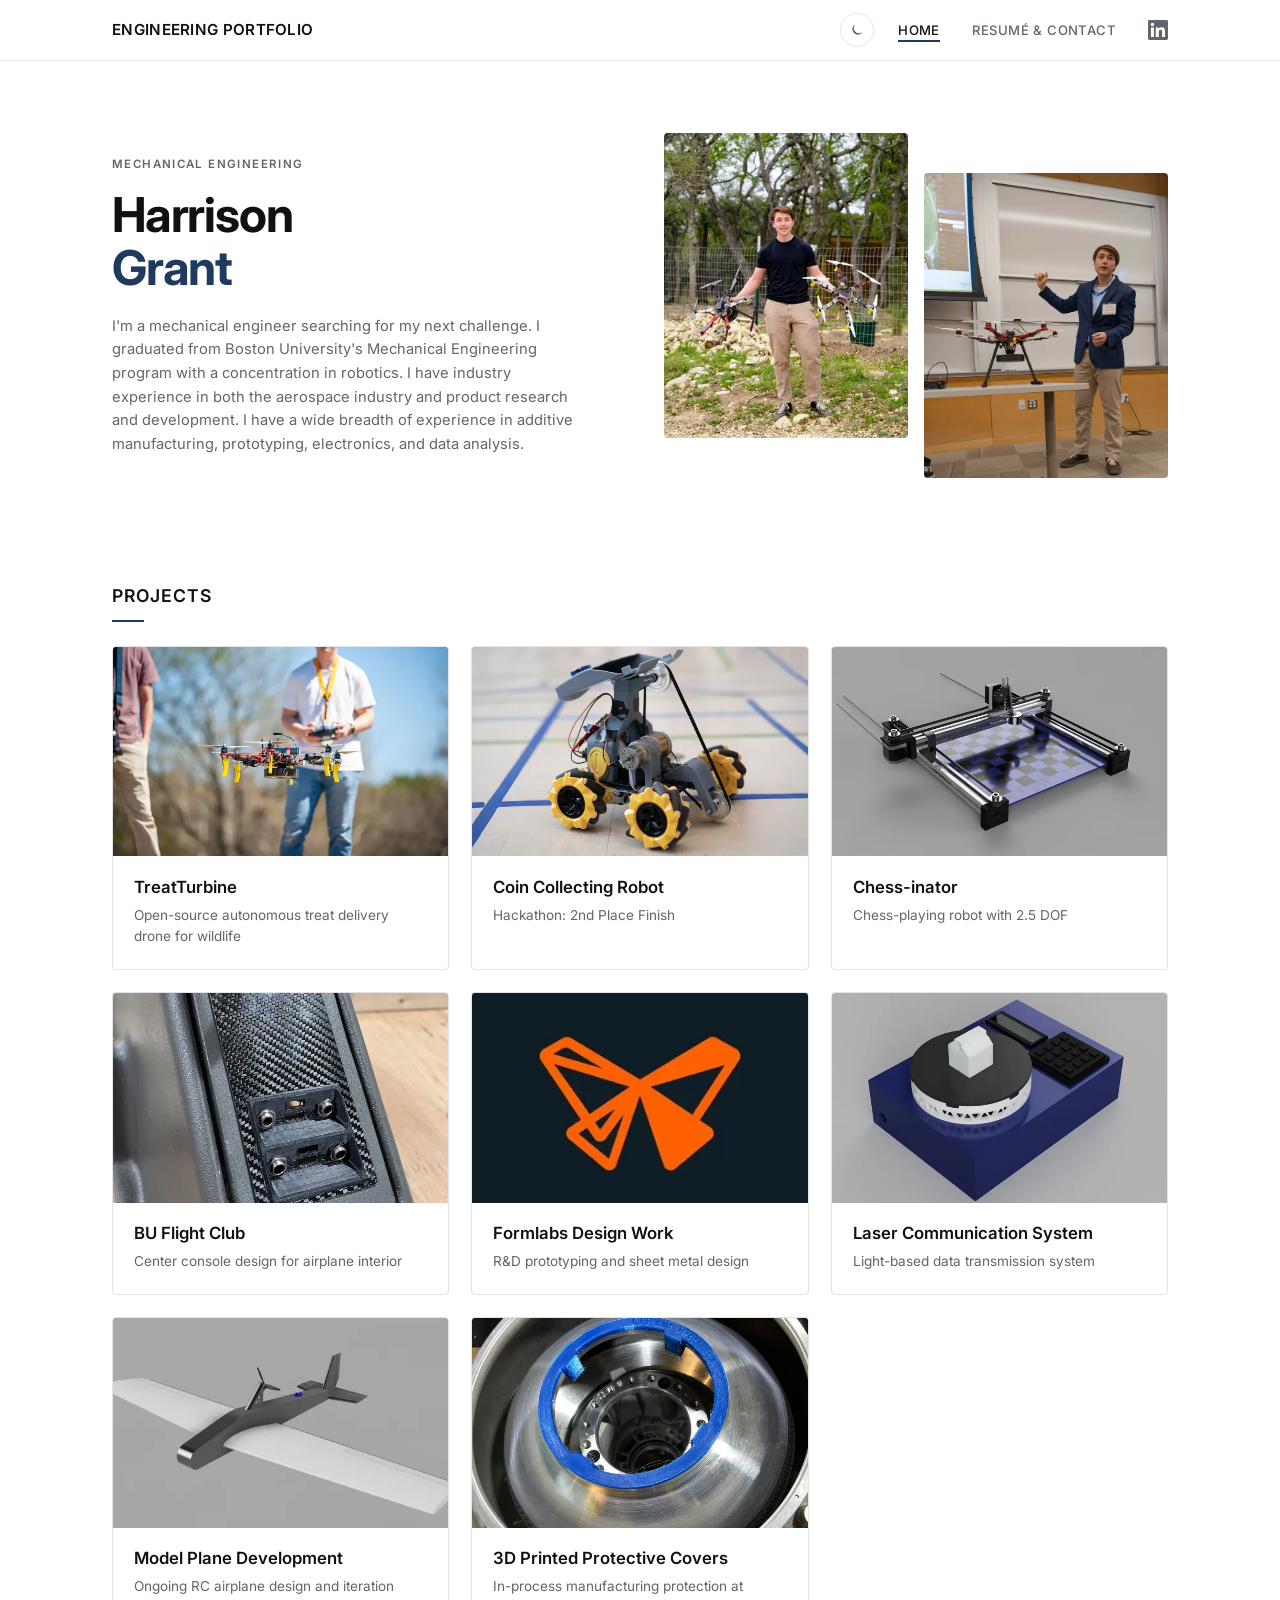
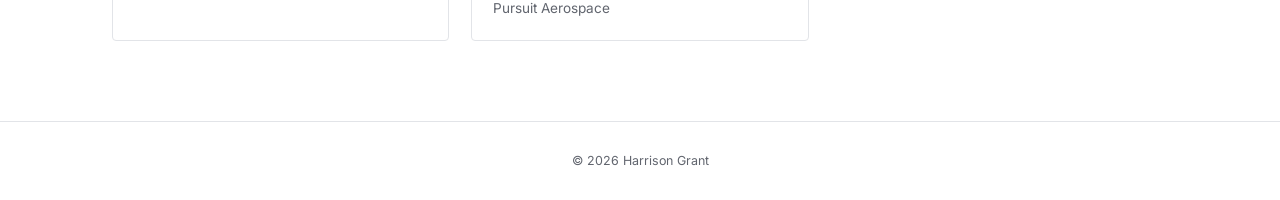
<file: index.html>
<!DOCTYPE html>
<html lang="en">
<head>
  <meta charset="UTF-8">
  <meta name="viewport" content="width=device-width, initial-scale=1.0">
  <title>Harrison Grant — Engineering Portfolio</title>
  <link rel="stylesheet" href="style.css">
  <meta name="theme-color" content="#ffffff">
  <script>
    (function () {
      try { localStorage.removeItem('hwg-theme'); } catch (e) {}
      var q = new URLSearchParams(location.search).get('theme');
      var t = (q === 'dark' || q === 'light')
        ? q
        : (window.matchMedia('(prefers-color-scheme: dark)').matches ? 'dark' : 'light');
      document.documentElement.setAttribute('data-theme', t);
      var meta = document.querySelector('meta[name="theme-color"]');
      if (meta) meta.setAttribute('content', t === 'dark' ? '#0e1116' : '#ffffff');
    })();
  </script>
  <script src="theme.js" defer></script>
</head>
<body>

  <!-- Navigation -->
  <nav class="site-nav">
    <div class="nav-inner">
      <a href="index.html" class="nav-brand">Engineering Portfolio</a>
      <div class="nav-actions">
      <button class="theme-toggle" type="button" aria-label="Switch to dark mode" aria-pressed="false">
        <svg class="icon-moon" viewBox="0 0 24 24" aria-hidden="true"><path fill="currentColor" d="M21 14.5A8.5 8.5 0 1 1 9.5 3a7 7 0 0 0 11.5 11.5z"/></svg>
        <svg class="icon-sun" viewBox="0 0 24 24" aria-hidden="true"><g fill="none" stroke="currentColor" stroke-width="1.8" stroke-linecap="round"><circle cx="12" cy="12" r="4"/><path d="M12 2.5v2.2M12 19.3v2.2M4.9 4.9l1.6 1.6M17.5 17.5l1.6 1.6M2.5 12h2.2M19.3 12h2.2M4.9 19.1l1.6-1.6M17.5 6.5l1.6-1.6"/></g></svg>
      </button>
      <button class="nav-toggle" aria-label="Menu" onclick="document.querySelector('.nav-links').classList.toggle('open')">
        <span></span><span></span><span></span>
      </button>
      <ul class="nav-links">
        <li><a href="index.html" class="active">Home</a></li>
        <li><a href="resume.html">Resumé &amp; Contact</a></li>
        <li>
          <a href="https://www.linkedin.com/in/harrisongrant04/" target="_blank" rel="noopener" class="nav-linkedin" aria-label="LinkedIn">
            <svg viewBox="0 0 24 24" xmlns="http://www.w3.org/2000/svg"><path d="M20.447 20.452h-3.554v-5.569c0-1.328-.027-3.037-1.852-3.037-1.853 0-2.136 1.445-2.136 2.939v5.667H9.351V9h3.414v1.561h.046c.477-.9 1.637-1.85 3.37-1.85 3.601 0 4.267 2.37 4.267 5.455v6.286zM5.337 7.433a2.062 2.062 0 01-2.063-2.065 2.064 2.064 0 112.063 2.065zm1.782 13.019H3.555V9h3.564v11.452zM22.225 0H1.771C.792 0 0 .774 0 1.729v20.542C0 23.227.792 24 1.771 24h20.451C23.2 24 24 23.227 24 22.271V1.729C24 .774 23.2 0 22.222 0h.003z"/></svg>
          </a>
        </li>
      </ul>
      </div>
    </div>
  </nav>

  <!-- Hero Section — filled by JavaScript -->
  <section class="hero" id="hero"></section>

  <!-- Projects Section -->
  <h2 class="section-label">Projects</h2>
  <div class="project-grid" id="project-grid"></div>

  <!-- Footer -->
  <footer class="site-footer">
    &copy; <span id="year"></span> Harrison Grant
  </footer>

  <script src="opt-manifest.js"></script>
  <script src="projects.js"></script>
  <script>
    // --- Render Hero ---
    const hero = document.getElementById('hero');
    hero.innerHTML = `
      <div class="hero-text fade-in">
        <p class="hero-label">Mechanical Engineering</p>
        <h1>${SITE_CONFIG.name.split(' ')[0]}<span>${SITE_CONFIG.name.split(' ').slice(1).join(' ')}</span></h1>
        <p class="hero-about">${SITE_CONFIG.aboutText}</p>
      </div>
      <div class="hero-images fade-in">
        ${SITE_CONFIG.heroImages.map((entry, i) => {
          return imgTag(entry, "hero", SITE_CONFIG.name, "", i === 0);
        }).join('')}
      </div>
    `;

    // --- Render Project Cards ---
    const grid = document.getElementById('project-grid');
    PROJECTS.forEach((p, i) => {
      const card = document.createElement('a');
      card.href = `project.html?id=${p.id}`;
      card.className = 'project-card fade-in';
      card.style.transitionDelay = `${i * 0.08}s`;
      card.innerHTML = `
        ${imgTag(p.thumbnail, "card", p.title, "project-card-img")}
        <div class="project-card-body">
          <h3>${p.title}</h3>
          <p>${p.subtitle}</p>
        </div>
      `;
      grid.appendChild(card);
    });

    // --- Year ---
    document.getElementById('year').textContent = new Date().getFullYear();

    // --- Scroll fade-in ---
    const observer = new IntersectionObserver(entries => {
      entries.forEach(e => { if (e.isIntersecting) e.target.classList.add('visible'); });
    }, { threshold: 0.1 });
    document.querySelectorAll('.fade-in').forEach(el => observer.observe(el));
  </script>
</body>
</html>
</file>
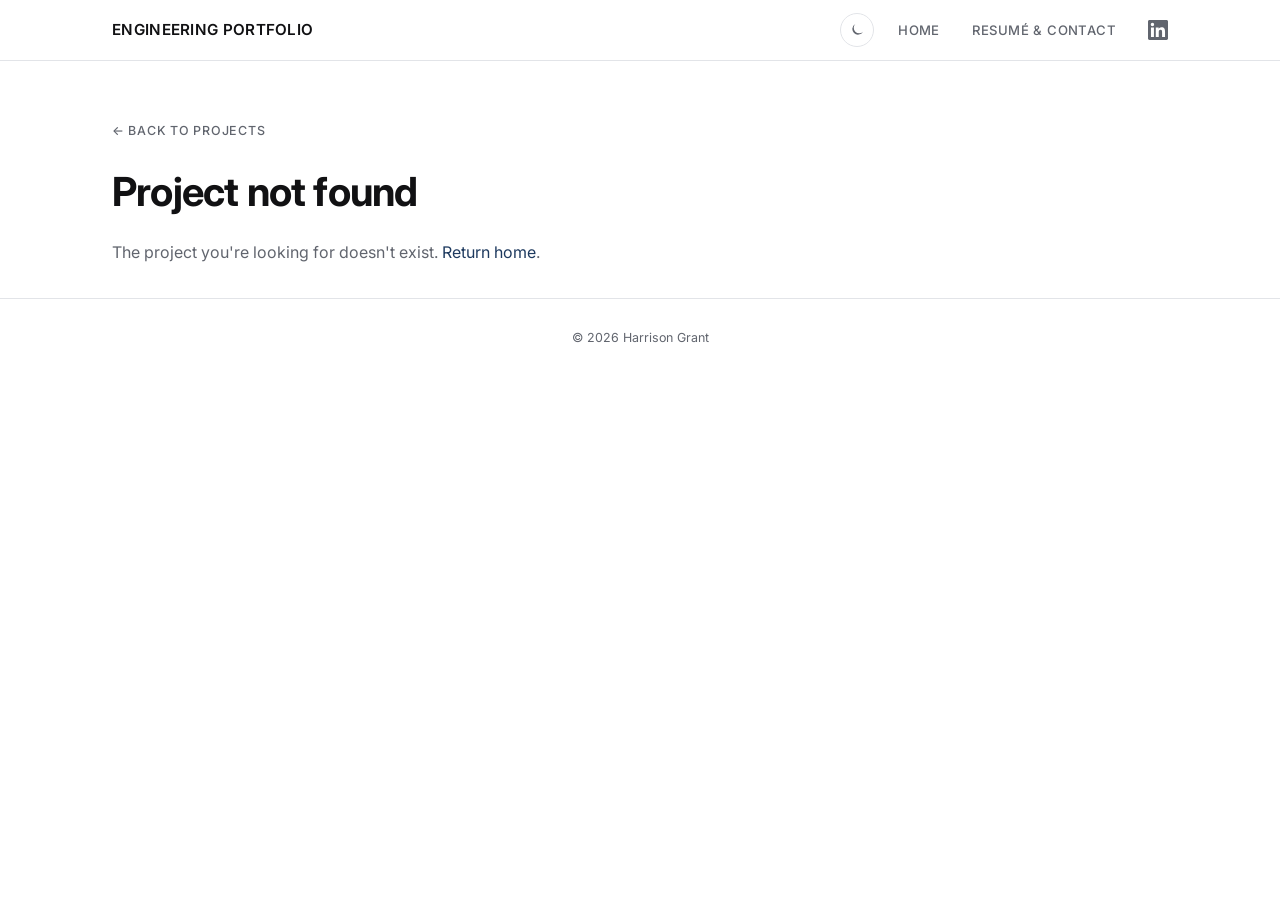
<file: project.html>
<!DOCTYPE html>
<html lang="en">
<head>
  <meta charset="UTF-8">
  <meta name="viewport" content="width=device-width, initial-scale=1.0">
  <title>Project — Harrison Grant</title>
  <link rel="stylesheet" href="style.css">
  <meta name="theme-color" content="#ffffff">
  <script>
    (function () {
      try { localStorage.removeItem('hwg-theme'); } catch (e) {}
      var q = new URLSearchParams(location.search).get('theme');
      var t = (q === 'dark' || q === 'light')
        ? q
        : (window.matchMedia('(prefers-color-scheme: dark)').matches ? 'dark' : 'light');
      document.documentElement.setAttribute('data-theme', t);
      var meta = document.querySelector('meta[name="theme-color"]');
      if (meta) meta.setAttribute('content', t === 'dark' ? '#0e1116' : '#ffffff');
    })();
  </script>
  <script src="theme.js" defer></script>
</head>
<body>

  <!-- Navigation -->
  <nav class="site-nav">
    <div class="nav-inner">
      <a href="index.html" class="nav-brand">Engineering Portfolio</a>
      <div class="nav-actions">
      <button class="theme-toggle" type="button" aria-label="Switch to dark mode" aria-pressed="false">
        <svg class="icon-moon" viewBox="0 0 24 24" aria-hidden="true"><path fill="currentColor" d="M21 14.5A8.5 8.5 0 1 1 9.5 3a7 7 0 0 0 11.5 11.5z"/></svg>
        <svg class="icon-sun" viewBox="0 0 24 24" aria-hidden="true"><g fill="none" stroke="currentColor" stroke-width="1.8" stroke-linecap="round"><circle cx="12" cy="12" r="4"/><path d="M12 2.5v2.2M12 19.3v2.2M4.9 4.9l1.6 1.6M17.5 17.5l1.6 1.6M2.5 12h2.2M19.3 12h2.2M4.9 19.1l1.6-1.6M17.5 6.5l1.6-1.6"/></g></svg>
      </button>
      <button class="nav-toggle" aria-label="Menu" onclick="document.querySelector('.nav-links').classList.toggle('open')">
        <span></span><span></span><span></span>
      </button>
      <ul class="nav-links">
        <li><a href="index.html">Home</a></li>
        <li><a href="resume.html">Resumé &amp; Contact</a></li>
        <li>
          <a href="https://www.linkedin.com/in/harrisongrant04/" target="_blank" rel="noopener" class="nav-linkedin" aria-label="LinkedIn">
            <svg viewBox="0 0 24 24" xmlns="http://www.w3.org/2000/svg"><path d="M20.447 20.452h-3.554v-5.569c0-1.328-.027-3.037-1.852-3.037-1.853 0-2.136 1.445-2.136 2.939v5.667H9.351V9h3.414v1.561h.046c.477-.9 1.637-1.85 3.37-1.85 3.601 0 4.267 2.37 4.267 5.455v6.286zM5.337 7.433a2.062 2.062 0 01-2.063-2.065 2.064 2.064 0 112.063 2.065zm1.782 13.019H3.555V9h3.564v11.452zM22.225 0H1.771C.792 0 0 .774 0 1.729v20.542C0 23.227.792 24 1.771 24h20.451C23.2 24 24 23.227 24 22.271V1.729C24 .774 23.2 0 22.222 0h.003z"/></svg>
          </a>
        </li>
      </ul>
      </div>
    </div>
  </nav>

  <!-- Project Content — filled by JavaScript -->
  <div id="project-page"></div>

  <!-- Footer -->
  <footer class="site-footer">
    &copy; <span id="year"></span> Harrison Grant
  </footer>

  <script src="opt-manifest.js"></script>
  <script src="projects.js"></script>
  <script>
    // One large photo, with every frame as a thumbnail underneath.
    // The first entry in the list is the one shown on load.
    function renderCarousel(images, label) {
      const frames = images.map((entry, index) => {
        const attrs = imgAttrs(entry, "detail");
        const position = typeof entry === "object" && entry.focus ? entry.focus : "center";
        return {
          src: attrs.src,
          srcset: attrs.srcset,
          sizes: attrs.sizes,
          style: attrs.style,
          position: position,
          alt: `${label}, image ${index + 1} of ${images.length}`
        };
      });
      const first = frames[0];
      const thumbs = frames.map((frame, index) => `
        <button type="button" class="carousel-thumb${index === 0 ? " is-active" : ""}" role="tab"
          aria-selected="${index === 0 ? "true" : "false"}"
          aria-label="Show image ${index + 1} of ${frames.length}"
          data-index="${index}">
          <img src="${frame.src}"${frame.srcset ? ` srcset="${frame.srcset}" sizes="${frame.sizes}"` : ""} style="${frame.style}" alt="">
        </button>
      `).join("");
      return `
        <div class="carousel" data-carousel>
          <div class="carousel-stage">
            ${imgTag(images[0], "detail", first.alt, "carousel-feature")}
          </div>
          <div class="carousel-filmstrip" role="tablist" aria-label="${label}">
            ${thumbs}
          </div>
          ${'<script type="application/json" class="carousel-frames">' + JSON.stringify(frames).replace(/</g, "\\u003c") + "</" + "script>"}
        </div>
      `;
    }

    // --- Get project ID from URL ---
    const params = new URLSearchParams(window.location.search);
    const projectId = params.get('id');
    const project = PROJECTS.find(p => p.id === projectId);

    const container = document.getElementById('project-page');

    if (!project) {
      container.innerHTML = `
        <div class="project-hero">
          <a href="index.html" class="project-back">← Back to Projects</a>
          <h1>Project not found</h1>
          <p style="color:var(--fg-muted);margin-top:1rem;">
            The project you're looking for doesn't exist. <a href="index.html">Return home</a>.
          </p>
        </div>
      `;
    } else {
      // Update page title
      document.title = `${project.title} — Harrison Grant`;

      // Build sections
      const sectionsHTML = project.sections.map(section => {
        let html = '<div class="project-section fade-in">';
        if (section.heading) html += `<h2>${section.heading}</h2>`;
        if (section.text)    html += `<p>${section.text}</p>`;
        if (section.images && section.images.length) {
          const cls = section.images.length === 1 ? 'project-images single' : 'project-images';
          html += `<div class="${cls}">`;
          html += section.images.map(entry => {
            return imgTag(entry, "detail", section.heading || project.title);
          }).join('');
          html += '</div>';
        }
        if (section.carousel && section.carousel.length) {
          html += renderCarousel(section.carousel, section.heading || project.title);
        }
        if (section.video) {
          const v = section.video;
          let embedUrl = '';
          const ytMatch = v.match(/(?:youtube\.com\/watch\?v=|youtu\.be\/|youtube\.com\/embed\/)([a-zA-Z0-9_-]{11})/);
          const vimeoMatch = v.match(/vimeo\.com\/(\d+)/);
          if (ytMatch) {
            embedUrl = `https://www.youtube.com/embed/${ytMatch[1]}`;
          } else if (vimeoMatch) {
            embedUrl = `https://player.vimeo.com/video/${vimeoMatch[1]}`;
          }
          if (embedUrl) {
            html += `<div class="project-video"><iframe src="${embedUrl}" frameborder="0" allow="accelerometer; autoplay; clipboard-write; encrypted-media; gyroscope; picture-in-picture" allowfullscreen></iframe></div>`;
          } else {
            var videoSrc = (window.OPTIMIZED_VIDEO && OPTIMIZED_VIDEO[v]) || v;
            var videoType = /\.mp4$/i.test(videoSrc) ? ' type="video/mp4"' : '';
            html += `<div class="project-video"><video controls preload="metadata" playsinline><source src="${videoSrc}"${videoType}>Your browser does not support video.</video></div>`;
          }
        }
        html += '</div>';
        return html;
      }).join('');

      container.innerHTML = `
        <div class="project-hero fade-in">
          <a href="index.html" class="project-back">← Back to Projects</a>
          <h1>${project.heroTitle || project.title}</h1>
        </div>
        <div class="project-content">${sectionsHTML}</div>
      `;
    }

    // --- Carousels: click a filmstrip frame, or use the arrow keys. No autoplay. ---
    document.querySelectorAll('[data-carousel]').forEach(root => {
      const feature = root.querySelector('.carousel-feature');
      const strip = root.querySelector('.carousel-filmstrip');
      const thumbs = [...root.querySelectorAll('.carousel-thumb')];
      const frames = JSON.parse(root.querySelector('.carousel-frames').textContent);

      const show = index => {
        const frame = frames[index];
        const thumb = thumbs[index];
        if (!frame || !thumb) return;
        feature.src = frame.src;
        if (frame.srcset) {
          feature.srcset = frame.srcset;
          feature.sizes = frame.sizes;
        } else {
          feature.removeAttribute('srcset');
          feature.removeAttribute('sizes');
        }
        feature.alt = frame.alt;
        feature.style.objectPosition = frame.position || 'center';
        thumbs.forEach(item => {
          const active = item === thumb;
          item.classList.toggle('is-active', active);
          item.setAttribute('aria-selected', active ? 'true' : 'false');
        });
        const left = thumb.offsetLeft;
        const right = left + thumb.offsetWidth;
        if (left < strip.scrollLeft) {
          strip.scrollTo({ left: left, behavior: 'smooth' });
        } else if (right > strip.scrollLeft + strip.clientWidth) {
          strip.scrollTo({ left: right - strip.clientWidth, behavior: 'smooth' });
        }
      };

      thumbs.forEach((thumb, index) => {
        thumb.addEventListener('click', () => show(index));
      });

      root.addEventListener('keydown', event => {
        if (event.key !== 'ArrowRight' && event.key !== 'ArrowLeft') return;
        event.preventDefault();
        const current = thumbs.findIndex(item => item.classList.contains('is-active'));
        const next = event.key === 'ArrowRight'
          ? (current + 1) % thumbs.length
          : (current - 1 + thumbs.length) % thumbs.length;
        show(next);
        thumbs[next].focus();
      });
    });

    // --- Year ---
    document.getElementById('year').textContent = new Date().getFullYear();

    // --- Scroll fade-in ---
    const observer = new IntersectionObserver(entries => {
      entries.forEach(e => { if (e.isIntersecting) e.target.classList.add('visible'); });
    }, { threshold: 0.1 });
    document.querySelectorAll('.fade-in').forEach(el => observer.observe(el));
  </script>
</body>
</html>
</file>
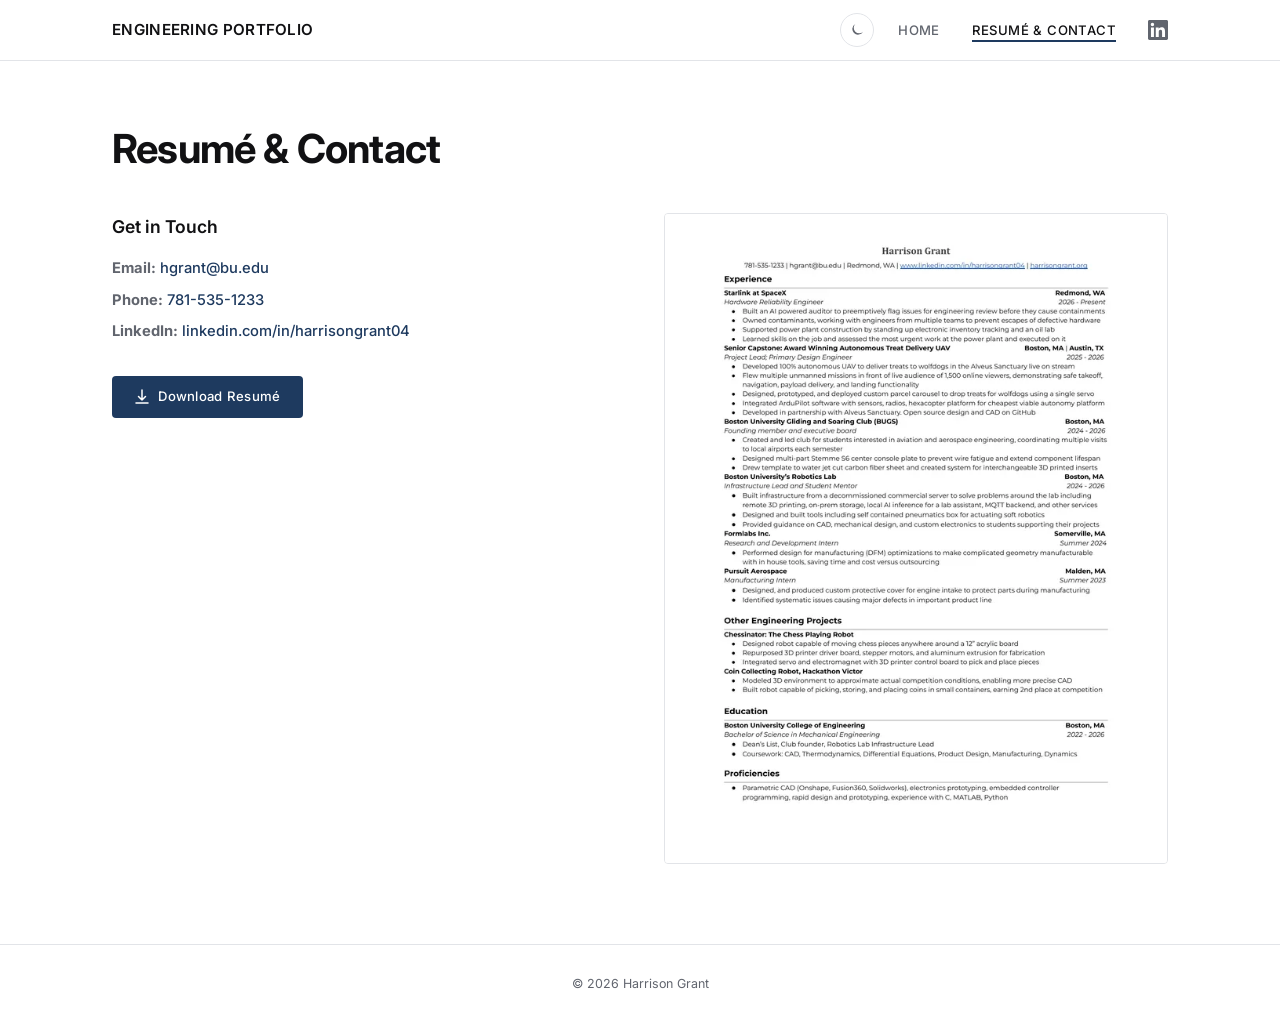
<file: resume.html>
<!DOCTYPE html>
<html lang="en">
<head>
  <meta charset="UTF-8">
  <meta name="viewport" content="width=device-width, initial-scale=1.0">
  <title>Resumé & Contact — Harrison Grant</title>
  <link rel="stylesheet" href="style.css">
  <meta name="theme-color" content="#ffffff">
  <script>
    (function () {
      try { localStorage.removeItem('hwg-theme'); } catch (e) {}
      var q = new URLSearchParams(location.search).get('theme');
      var t = (q === 'dark' || q === 'light')
        ? q
        : (window.matchMedia('(prefers-color-scheme: dark)').matches ? 'dark' : 'light');
      document.documentElement.setAttribute('data-theme', t);
      var meta = document.querySelector('meta[name="theme-color"]');
      if (meta) meta.setAttribute('content', t === 'dark' ? '#0e1116' : '#ffffff');
    })();
  </script>
  <script src="theme.js" defer></script>
</head>
<body>

  <!-- Navigation -->
  <nav class="site-nav">
    <div class="nav-inner">
      <a href="index.html" class="nav-brand">Engineering Portfolio</a>
      <div class="nav-actions">
      <button class="theme-toggle" type="button" aria-label="Switch to dark mode" aria-pressed="false">
        <svg class="icon-moon" viewBox="0 0 24 24" aria-hidden="true"><path fill="currentColor" d="M21 14.5A8.5 8.5 0 1 1 9.5 3a7 7 0 0 0 11.5 11.5z"/></svg>
        <svg class="icon-sun" viewBox="0 0 24 24" aria-hidden="true"><g fill="none" stroke="currentColor" stroke-width="1.8" stroke-linecap="round"><circle cx="12" cy="12" r="4"/><path d="M12 2.5v2.2M12 19.3v2.2M4.9 4.9l1.6 1.6M17.5 17.5l1.6 1.6M2.5 12h2.2M19.3 12h2.2M4.9 19.1l1.6-1.6M17.5 6.5l1.6-1.6"/></g></svg>
      </button>
      <button class="nav-toggle" aria-label="Menu" onclick="document.querySelector('.nav-links').classList.toggle('open')">
        <span></span><span></span><span></span>
      </button>
      <ul class="nav-links">
        <li><a href="index.html">Home</a></li>
        <li><a href="resume.html" class="active">Resumé &amp; Contact</a></li>
        <li>
          <a href="https://www.linkedin.com/in/harrisongrant04/" target="_blank" rel="noopener" class="nav-linkedin" aria-label="LinkedIn">
            <svg viewBox="0 0 24 24" xmlns="http://www.w3.org/2000/svg"><path d="M20.447 20.452h-3.554v-5.569c0-1.328-.027-3.037-1.852-3.037-1.853 0-2.136 1.445-2.136 2.939v5.667H9.351V9h3.414v1.561h.046c.477-.9 1.637-1.85 3.37-1.85 3.601 0 4.267 2.37 4.267 5.455v6.286zM5.337 7.433a2.062 2.062 0 01-2.063-2.065 2.064 2.064 0 112.063 2.065zm1.782 13.019H3.555V9h3.564v11.452zM22.225 0H1.771C.792 0 0 .774 0 1.729v20.542C0 23.227.792 24 1.771 24h20.451C23.2 24 24 23.227 24 22.271V1.729C24 .774 23.2 0 22.222 0h.003z"/></svg>
          </a>
        </li>
      </ul>
      </div>
    </div>
  </nav>

  <!-- Contact Content — filled by JavaScript -->
  <div class="contact-page" id="contact-page"></div>

  <!-- Footer -->
  <footer class="site-footer">
    &copy; <span id="year"></span> Harrison Grant
  </footer>

  <script src="opt-manifest.js"></script>
  <script src="projects.js"></script>
  <script>
    const page = document.getElementById('contact-page');
    page.innerHTML = `
      <h1 class="fade-in">Resumé &amp; Contact</h1>
      <div class="contact-grid">
        <div class="contact-info fade-in">
          <h2>Get in Touch</h2>
          <p><strong>Email:</strong> <a href="mailto:${SITE_CONFIG.email}">${SITE_CONFIG.email}</a></p>
          <p><strong>Phone:</strong> <a href="tel:${SITE_CONFIG.phone}">${SITE_CONFIG.phone}</a></p>
          <p><strong>LinkedIn:</strong> <a href="${SITE_CONFIG.linkedIn}" target="_blank" rel="noopener">linkedin.com/in/harrisongrant04</a></p>
          <a href="${SITE_CONFIG.resumeFile}" download class="btn">
            <svg width="16" height="16" viewBox="0 0 16 16" fill="none" xmlns="http://www.w3.org/2000/svg"><path d="M8 1v10m0 0L4.5 7.5M8 11l3.5-3.5M2 14h12" stroke="currentColor" stroke-width="1.5" stroke-linecap="round" stroke-linejoin="round"/></svg>
            Download Resumé
          </a>
        </div>
        <div class="resume-preview fade-in">
          ${imgTag("images/resume/resume-preview.jpg", "detail", "Resumé preview")}
        </div>
      </div>
    `;

    document.getElementById('year').textContent = new Date().getFullYear();

    const observer = new IntersectionObserver(entries => {
      entries.forEach(e => { if (e.isIntersecting) e.target.classList.add('visible'); });
    }, { threshold: 0.1 });
    document.querySelectorAll('.fade-in').forEach(el => observer.observe(el));
  </script>
</body>
</html>
</file>
<file: style.css>
/* ============================================================
   Harrison Grant — Engineering Portfolio
   Styles
   ============================================================ */

@import url('https://fonts.googleapis.com/css2?family=Inter:wght@400;500;600;700&display=swap');

/* --- Reset & Base --- */
*, *::before, *::after { box-sizing: border-box; margin: 0; padding: 0; }

:root {
  --bg:        #ffffff;
  --bg-card:   #ffffff;
  --bg-subtle: #f5f6f8;
  --fg:        #111113;
  --fg-muted:  #61656e;
  --accent:    #1e3a5f;
  --accent-hover: #2a4f7a;
  --accent-subtle: #e8edf3;
  --border:    #e2e4e8;
  --nav-bg:    rgba(255,255,255,0.95);
  --nav-bg-solid: rgba(255,255,255,0.98);
  --card-shadow: 0 8px 24px rgba(0,0,0,0.06);
  --on-accent: #ffffff;
  --radius:    4px;
  --max-w:     1120px;
  --font-body: 'Inter', -apple-system, BlinkMacSystemFont, sans-serif;
  --transition: 0.2s ease;
  color-scheme: light;
}

/* Same navy, lifted so it stays the brand color on a dark surface. */
[data-theme="dark"] {
  --bg:        #0e1116;
  --bg-card:   #171b22;
  --bg-subtle: #1e242e;
  --fg:        #f3f5f8;
  --fg-muted:  #a7b0bd;
  --accent:    #8eb4d8;
  --accent-hover: #b7d0e8;
  --accent-subtle: #1c2c3d;
  --border:    #2c3442;
  --nav-bg:    rgba(14,17,22,0.9);
  --nav-bg-solid: rgba(14,17,22,0.98);
  --card-shadow: 0 10px 28px rgba(0,0,0,0.45);
  --on-accent: #0e1116;
  color-scheme: dark;
}

html { scroll-behavior: smooth; }

body {
  font-family: var(--font-body);
  color: var(--fg);
  background: var(--bg);
  line-height: 1.6;
  -webkit-font-smoothing: antialiased;
  transition: background-color 0.25s ease, color 0.25s ease;
}

a { color: var(--accent); text-decoration: none; transition: color var(--transition); }
a:hover { color: var(--accent-hover); }

img { max-width: 100%; height: auto; display: block; }

/* --- Nav --- */
.site-nav {
  position: sticky;
  top: 0;
  z-index: 100;
  background: var(--nav-bg);
  backdrop-filter: blur(12px);
  -webkit-backdrop-filter: blur(12px);
  border-bottom: 1px solid var(--border);
  transition: background-color 0.25s ease, border-color 0.25s ease;
}

.nav-inner {
  max-width: var(--max-w);
  margin: 0 auto;
  padding: 0 2rem;
  display: flex;
  align-items: center;
  justify-content: space-between;
  height: 60px;
}

.nav-brand {
  font-weight: 600;
  font-size: 0.95rem;
  color: var(--fg);
  letter-spacing: 0.02em;
  text-transform: uppercase;
}

.nav-actions {
  display: flex;
  align-items: center;
  gap: 1.5rem;
}

.theme-toggle {
  display: inline-flex;
  align-items: center;
  justify-content: center;
  width: 34px;
  height: 34px;
  padding: 0;
  border-radius: 50%;
  border: 1px solid var(--border);
  background: transparent;
  color: var(--fg-muted);
  cursor: pointer;
  flex-shrink: 0;
  transition: color var(--transition), border-color var(--transition), background var(--transition);
}
.theme-toggle:hover {
  color: var(--fg);
  border-color: var(--accent);
  background: var(--accent-subtle);
}
.theme-toggle:focus-visible {
  outline: 2px solid var(--accent);
  outline-offset: 2px;
}
.theme-toggle svg { width: 16px; height: 16px; display: block; }
.theme-toggle .icon-sun { display: none; }
[data-theme="dark"] .theme-toggle .icon-moon { display: none; }
[data-theme="dark"] .theme-toggle .icon-sun { display: block; }

.nav-links {
  display: flex;
  align-items: center;
  gap: 2rem;
  list-style: none;
}

.nav-links a {
  color: var(--fg-muted);
  font-size: 0.82rem;
  font-weight: 500;
  letter-spacing: 0.03em;
  text-transform: uppercase;
  position: relative;
}
.nav-links a::after {
  content: '';
  position: absolute;
  bottom: -4px;
  left: 0;
  width: 0;
  height: 2px;
  background: var(--accent);
  transition: width var(--transition);
}
.nav-links a:hover { color: var(--fg); }
.nav-links a:hover::after { width: 100%; }
.nav-links a.active { color: var(--fg); }
.nav-links a.active::after { width: 100%; }

.nav-linkedin {
  display: flex;
  align-items: center;
}
.nav-linkedin svg {
  width: 20px;
  height: 20px;
  fill: var(--fg-muted);
  transition: fill var(--transition);
}
.nav-linkedin:hover svg { fill: var(--accent); }

/* Hamburger */
.nav-toggle { display: none; background: none; border: none; cursor: pointer; padding: 4px; }
.nav-toggle span {
  display: block; width: 22px; height: 2px; background: var(--fg);
  margin: 5px 0; transition: var(--transition);
}

/* --- Hero (Home) --- */
.hero {
  max-width: var(--max-w);
  margin: 0 auto;
  padding: 4.5rem 2rem 3.5rem;
  display: grid;
  grid-template-columns: 1fr 1fr;
  gap: 3rem;
  align-items: center;
}
.hero-text h1 {
  font-size: 3rem;
  font-weight: 700;
  line-height: 1.1;
  letter-spacing: -0.025em;
  margin-bottom: 0.2rem;
  color: var(--fg);
}
.hero-text h1 span {
  display: block;
  color: var(--accent);
}
.hero-label {
  font-size: 0.72rem;
  font-weight: 600;
  letter-spacing: 0.12em;
  text-transform: uppercase;
  color: var(--fg-muted);
  margin-bottom: 1rem;
}
.hero-about {
  margin-top: 1.25rem;
  color: var(--fg-muted);
  font-size: 0.92rem;
  max-width: 480px;
  line-height: 1.6;
}
.hero-images {
  display: grid;
  grid-template-columns: 1fr 1fr;
  gap: 1rem;
}
.hero-images img {
  width: 100%;
  aspect-ratio: 4/5;
  object-fit: cover;
  border-radius: var(--radius);
}
.hero-images img:nth-child(2) {
  margin-top: 2.5rem;
}
[data-theme="dark"] .hero-images img,
[data-theme="dark"] .project-card-img,
[data-theme="dark"] .project-images img,
[data-theme="dark"] .carousel-stage {
  border: 1px solid var(--border);
}

/* --- Section Titles --- */
.section-label {
  max-width: var(--max-w);
  margin: 0 auto;
  padding: 3rem 2rem 1.5rem;
  font-size: 1.1rem;
  font-weight: 600;
  letter-spacing: 0.06em;
  text-transform: uppercase;
  color: var(--fg);
}
.section-label::after {
  content: '';
  display: block;
  width: 32px;
  height: 2px;
  background: var(--accent);
  margin-top: 0.6rem;
}

/* --- Project Grid --- */
.project-grid {
  max-width: var(--max-w);
  margin: 0 auto;
  padding: 0 2rem 5rem;
  display: grid;
  grid-template-columns: repeat(auto-fill, minmax(320px, 1fr));
  gap: 1.4rem;
}

.project-card {
  background: var(--bg-card);
  border-radius: var(--radius);
  overflow: hidden;
  border: 1px solid var(--border);
  transition: transform var(--transition), box-shadow var(--transition), border-color var(--transition);
  cursor: pointer;
  text-decoration: none;
  color: inherit;
  display: block;
}
.project-card:hover {
  transform: translateY(-3px);
  box-shadow: var(--card-shadow);
  border-color: var(--accent);
}

.project-card-img {
  width: 100%;
  aspect-ratio: 16/10;
  object-fit: cover;
  background: var(--bg-subtle);
}

.project-card-body {
  padding: 1.1rem 1.3rem 1.3rem;
}
.project-card-body h3 {
  font-size: 1.05rem;
  font-weight: 600;
  margin-bottom: 0.25rem;
  color: var(--fg);
}
.project-card-body p {
  color: var(--fg-muted);
  font-size: 0.85rem;
}

/* --- Project Detail Page --- */
.project-hero {
  max-width: var(--max-w);
  margin: 0 auto;
  padding: 3.5rem 2rem 2rem;
}
.project-hero h1 {
  font-size: 2.5rem;
  font-weight: 700;
  letter-spacing: -0.02em;
  color: var(--fg);
}
.project-back {
  display: inline-flex;
  align-items: center;
  gap: 6px;
  font-size: 0.78rem;
  font-weight: 500;
  color: var(--fg-muted);
  margin-bottom: 1.2rem;
  text-transform: uppercase;
  letter-spacing: 0.06em;
}
.project-back:hover { color: var(--accent); }

.project-content {
  max-width: var(--max-w);
  margin: 0 auto;
  padding: 0 2rem 5rem;
}

.project-section {
  margin-bottom: 2.5rem;
}
.project-section h2 {
  font-size: 1.2rem;
  font-weight: 600;
  margin-bottom: 0.75rem;
  position: relative;
  padding-left: 1rem;
  color: var(--fg);
}
.project-section h2::before {
  content: '';
  position: absolute;
  left: 0;
  top: 0.15em;
  width: 3px;
  height: 1em;
  background: var(--accent);
}

.project-section p {
  color: var(--fg-muted);
  font-size: 0.92rem;
  white-space: pre-line;
  line-height: 1.65;
}

.project-images {
  display: grid;
  grid-template-columns: 1fr 1fr;
  gap: 1rem;
  margin-top: 1rem;
}
.project-images img {
  width: 100%;
  aspect-ratio: 16/10;
  object-fit: cover;
  border-radius: var(--radius);
  border: 1px solid var(--border);
}
.project-images.single {
  grid-template-columns: 1fr;
  max-width: 600px;
}

/* --- Image carousel: featured frame, filmstrip underneath, no autoplay --- */
.carousel {
  margin-top: 1rem;
}
.carousel-stage {
  background: var(--bg-subtle);
  border: 1px solid var(--border);
  border-radius: var(--radius);
  overflow: hidden;
  aspect-ratio: 16 / 10;
}
.carousel-feature {
  width: 100%;
  height: 100%;
  object-fit: contain;
}
.carousel-filmstrip {
  display: flex;
  gap: 0.5rem;
  margin-top: 0.6rem;
  overflow-x: auto;
  padding: 2px 2px 0.35rem;
  scrollbar-width: thin;
}
.carousel-thumb {
  flex: 0 0 118px;
  aspect-ratio: 16 / 10;
  padding: 0;
  border: 2px solid transparent;
  border-radius: var(--radius);
  background: var(--bg-subtle);
  cursor: pointer;
  overflow: hidden;
  opacity: 0.7;
  transition: opacity var(--transition), border-color var(--transition);
}
.carousel-thumb img {
  width: 100%;
  height: 100%;
  object-fit: cover;
  pointer-events: none;
}
.carousel-thumb:hover,
.carousel-thumb:focus-visible {
  opacity: 1;
}
.carousel-thumb.is-active {
  border-color: var(--accent);
  opacity: 1;
}
.carousel-thumb:focus-visible {
  outline: 2px solid var(--accent);
  outline-offset: 2px;
}

/* --- Video Embed --- */
.project-video {
  margin-top: 1rem;
  max-width: 720px;
  aspect-ratio: 16/9;
  border-radius: var(--radius);
  overflow: hidden;
  border: 1px solid var(--border);
  background: #000;
}
.project-video iframe,
.project-video video {
  width: 100%;
  height: 100%;
  display: block;
}

/* --- Resume / Contact Page --- */
.contact-page {
  max-width: var(--max-w);
  margin: 0 auto;
  padding: 3.5rem 2rem 5rem;
}
.contact-page h1 {
  font-size: 2.5rem;
  font-weight: 700;
  letter-spacing: -0.02em;
  margin-bottom: 2rem;
  color: var(--fg);
}
.contact-grid {
  display: grid;
  grid-template-columns: 1fr 1fr;
  gap: 3rem;
  align-items: start;
}
.contact-info h2 {
  font-size: 1.1rem;
  font-weight: 600;
  margin-bottom: 1rem;
  color: var(--fg);
}
.contact-info p {
  color: var(--fg-muted);
  margin-bottom: 0.5rem;
  font-size: 0.92rem;
}
.contact-info a { font-weight: 500; }

.btn {
  display: inline-flex;
  align-items: center;
  gap: 8px;
  background: var(--accent);
  color: var(--on-accent);
  padding: 0.65rem 1.4rem;
  border-radius: var(--radius);
  font-weight: 600;
  font-size: 0.82rem;
  letter-spacing: 0.02em;
  margin-top: 1.5rem;
  transition: background var(--transition);
}
.btn:hover { background: var(--accent-hover); color: var(--on-accent); }

.resume-preview {
  border: 1px solid var(--border);
  border-radius: var(--radius);
  overflow: hidden;
}
.resume-preview img {
  width: 100%;
}

/* --- Footer --- */
.site-footer {
  border-top: 1px solid var(--border);
  text-align: center;
  padding: 1.8rem;
  font-size: 0.78rem;
  color: var(--fg-muted);
}

/* --- Fade-in animation --- */
.fade-in {
  opacity: 0;
  transform: translateY(16px);
  transition: opacity 0.5s ease, transform 0.5s ease;
}
.fade-in.visible {
  opacity: 1;
  transform: translateY(0);
}

/* --- Mobile --- */
@media (max-width: 768px) {
  .nav-actions { gap: 0.35rem; }
  .nav-toggle { display: block; }
  .nav-links {
    display: none;
    position: absolute;
    top: 60px;
    left: 0;
    right: 0;
    background: var(--nav-bg-solid);
    backdrop-filter: blur(12px);
    flex-direction: column;
    padding: 1.5rem 2rem;
    gap: 1.2rem;
    border-bottom: 1px solid var(--border);
  }
  .nav-links.open { display: flex; }

  .hero {
    grid-template-columns: 1fr;
    padding: 3rem 1.5rem 2rem;
    gap: 2rem;
  }
  .hero-text h1 { font-size: 2.2rem; }
  .hero-images { order: -1; }

  .section-label { padding: 2rem 1.5rem 1rem; font-size: 0.95rem; }
  .project-grid { padding: 0 1.5rem 3rem; grid-template-columns: 1fr; }

  .project-hero { padding: 2.5rem 1.5rem 1.5rem; }
  .project-hero h1 { font-size: 1.8rem; }
  .project-content { padding: 0 1.5rem 3rem; }
  .project-images { grid-template-columns: 1fr; }
  .carousel-thumb { flex-basis: 92px; }

  .contact-page { padding: 2.5rem 1.5rem 3rem; }
  .contact-page h1 { font-size: 1.8rem; }
  .contact-grid { grid-template-columns: 1fr; }
}
</file>
